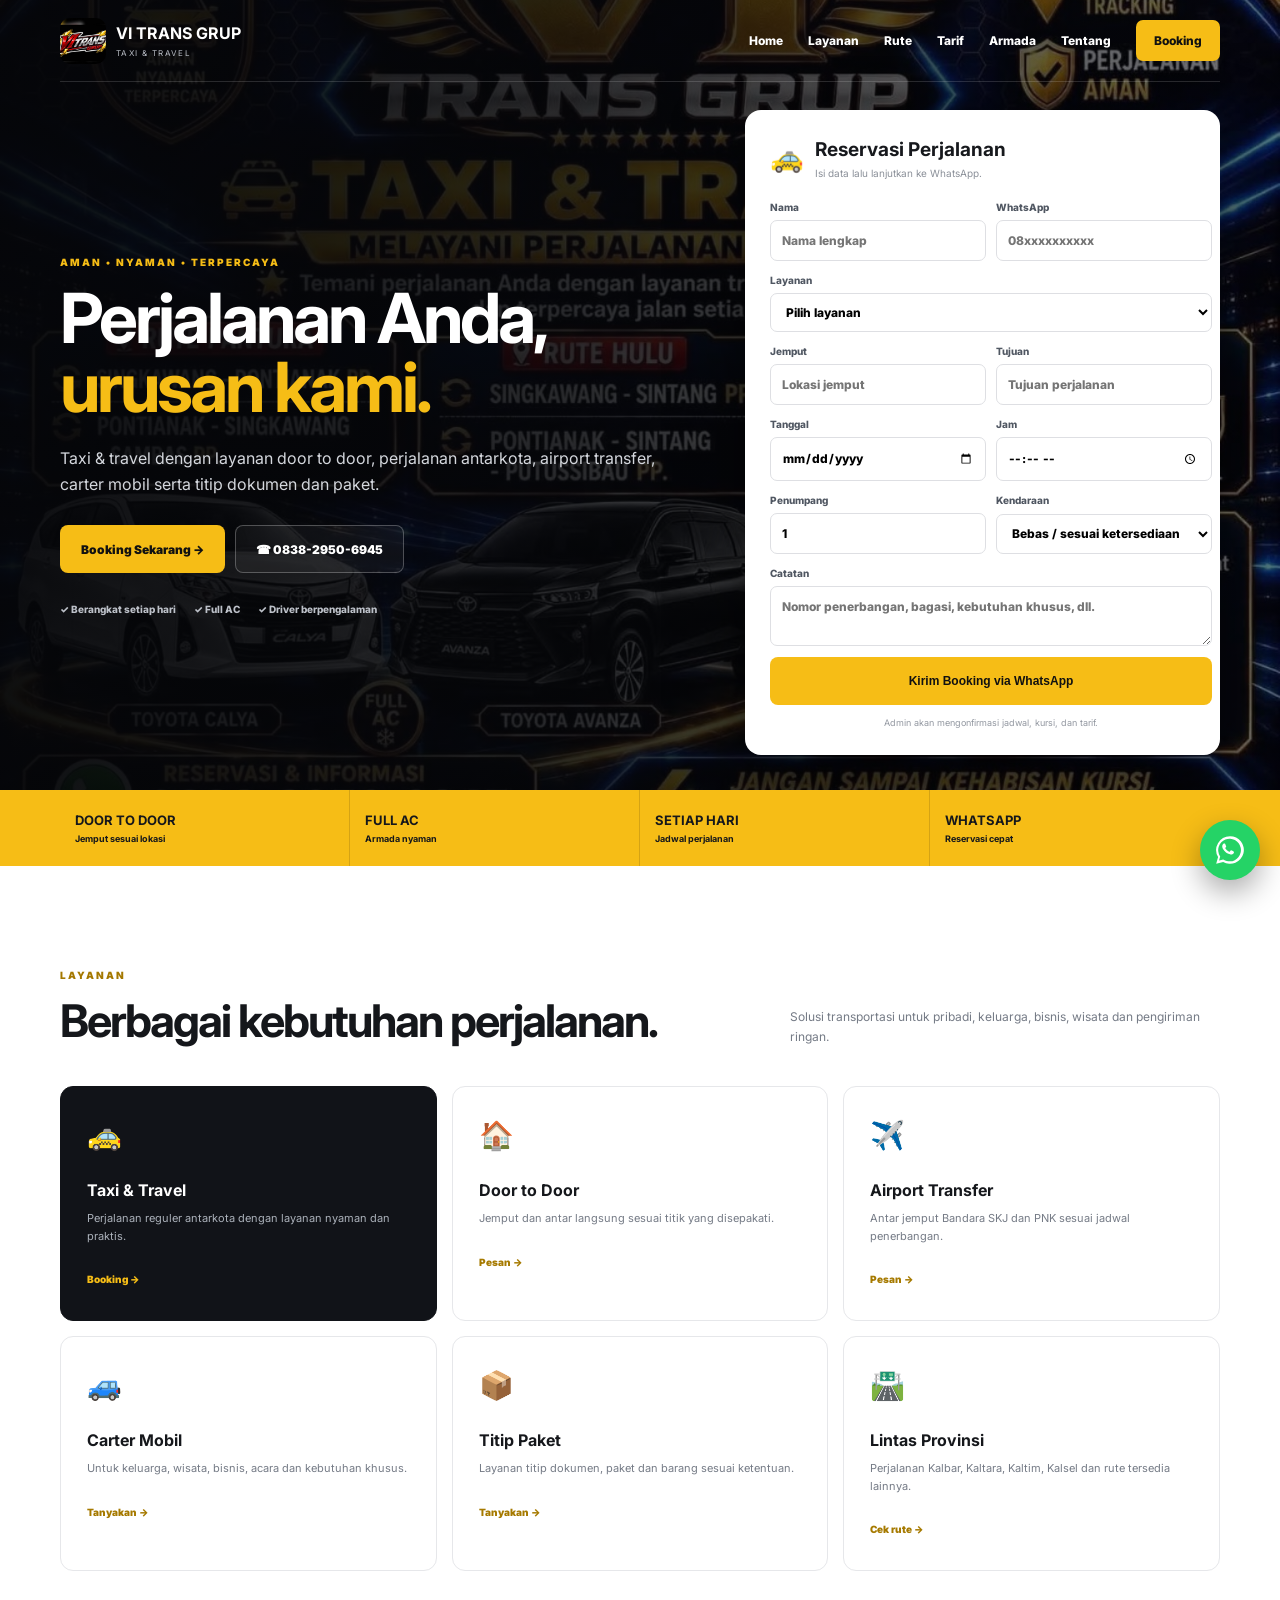
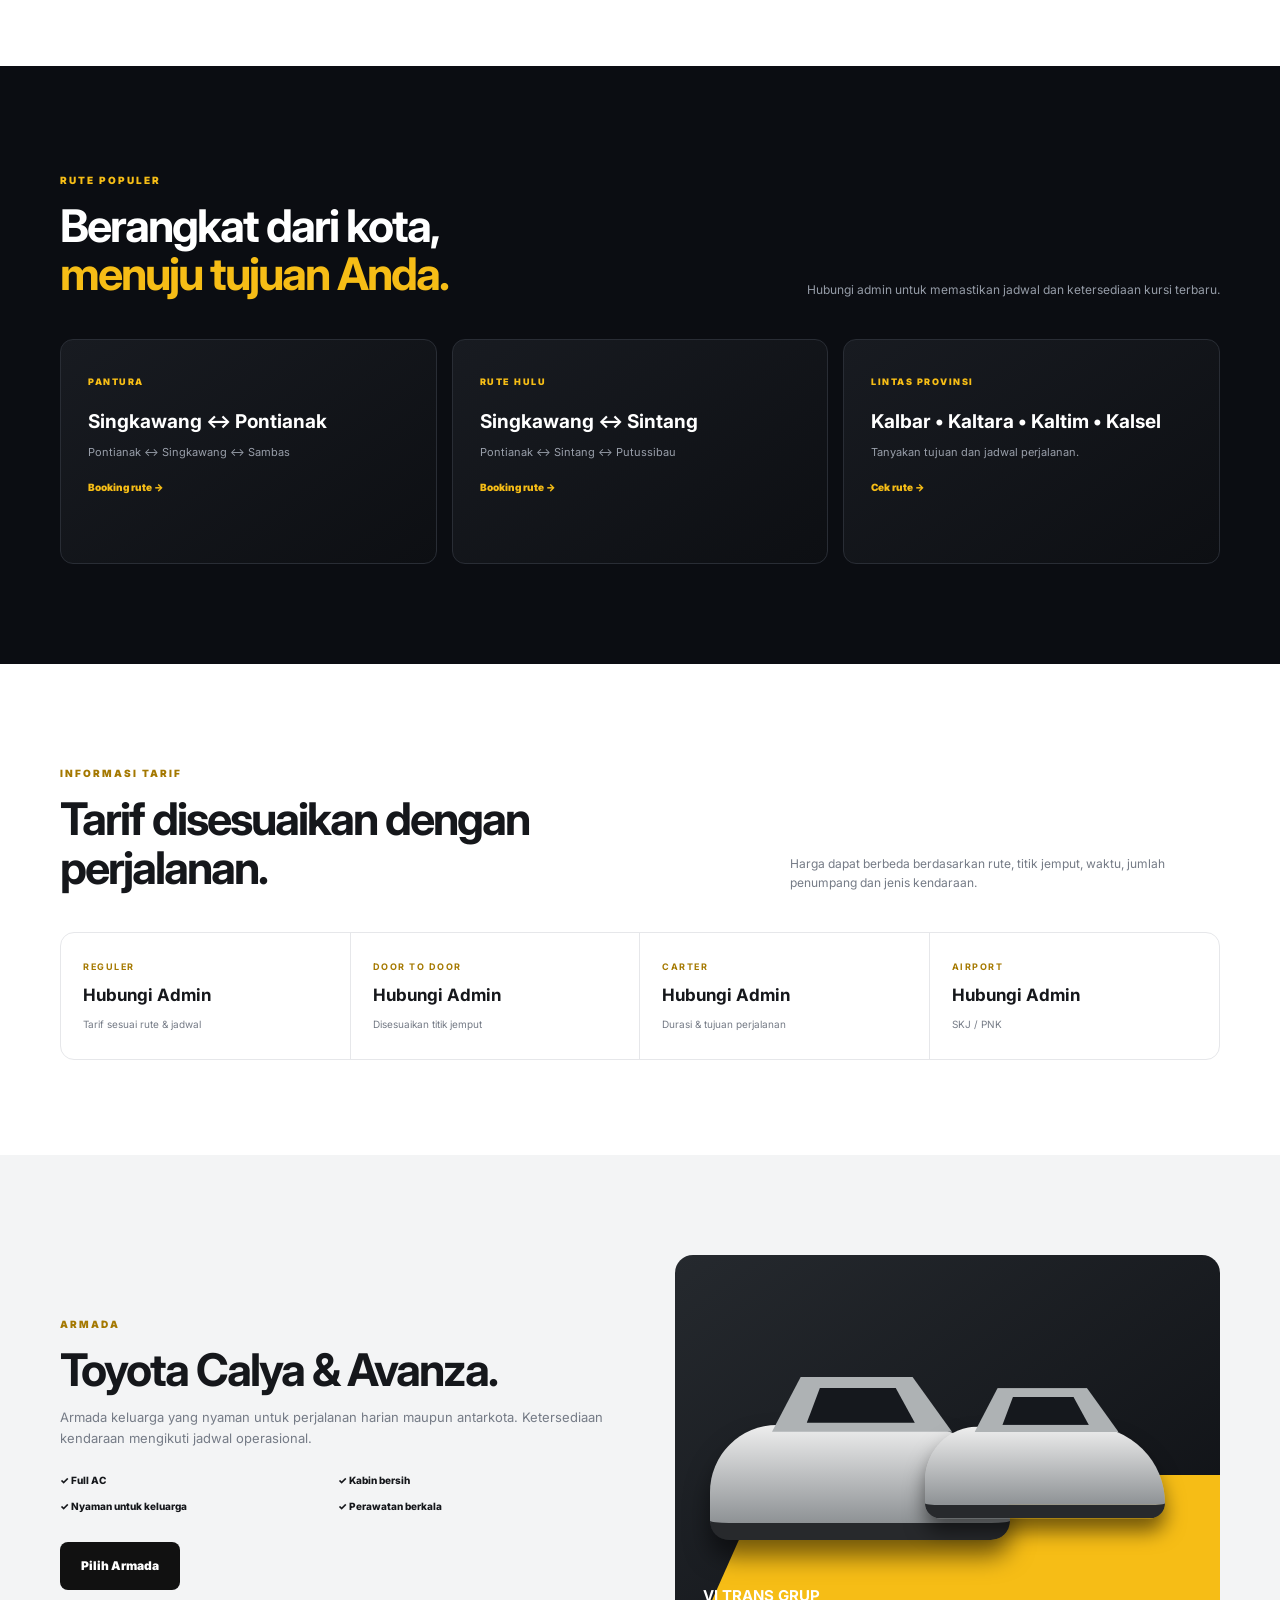
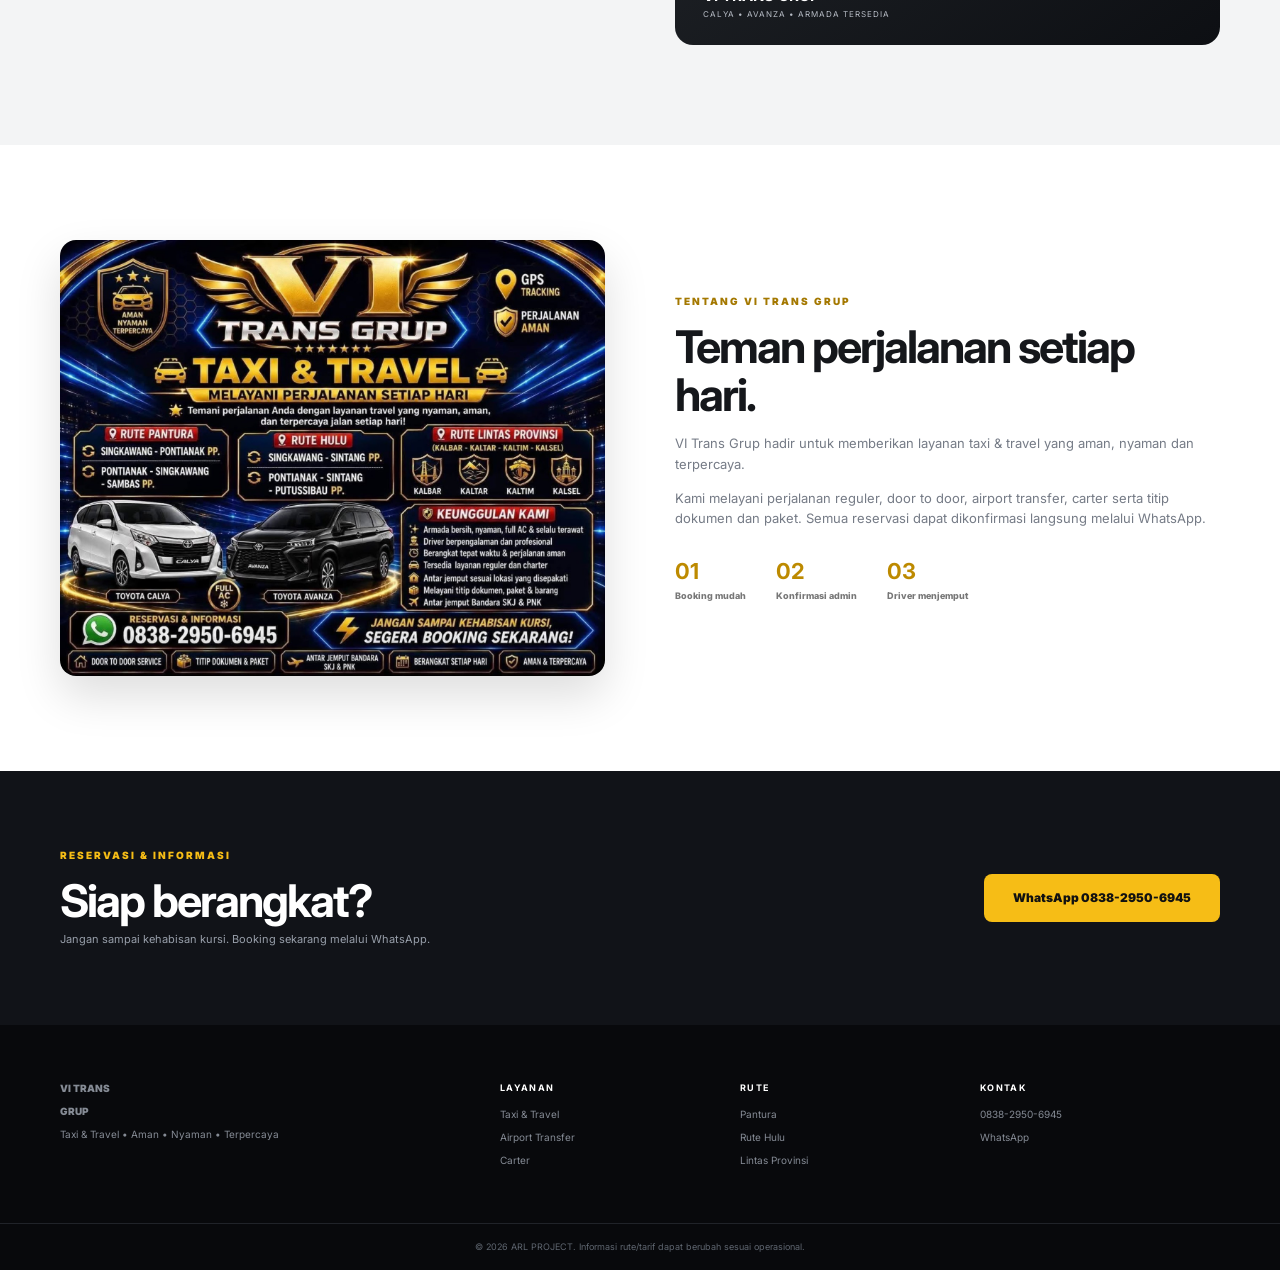
<file: index.html>
<!doctype html>
<html lang="id">
<head>
<meta charset="utf-8"><meta name="viewport" content="width=device-width,initial-scale=1">

<link rel="preconnect" href="https://fonts.googleapis.com"><link rel="preconnect" href="https://fonts.gstatic.com" crossorigin>
<link href="https://fonts.googleapis.com/css2?family=Inter:wght@400;500;600;700;800;900&display=swap" rel="stylesheet">
<link rel="stylesheet" href="style.css">
<title>VI Trans Grup - Taxi & Travel Singkawang, Pontianak & Kalimantan</title>
<meta name="description" content="VI Trans Grup Taxi & Travel melayani perjalanan Singkawang, Pontianak, Sambas, Sintang dan rute tersedia lainnya. Door to door, airport transfer SKJ/PNK, carter mobil, serta titip dokumen dan paket. Booking via WhatsApp.">
<meta name="keywords" content="VI Trans Grup, VI Trans Grup Taxi Travel, taxi Singkawang, travel Singkawang Pontianak, travel Pontianak Singkawang, travel Kalimantan Barat, door to door Singkawang, airport transfer SKJ, airport transfer PNK, carter mobil Singkawang">
<meta name="author" content="VI Trans Grup">
<meta name="robots" content="index, follow, max-image-preview:large">
<meta name="theme-color" content="#090a0e">
<link rel="canonical" href="https://vitransgrup.github.io/vi-trans-grup/">

<!-- Open Graph -->
<meta property="og:type" content="website">
<meta property="og:locale" content="id_ID">
<meta property="og:site_name" content="VI Trans Grup">
<meta property="og:title" content="VI Trans Grup - Taxi & Travel Singkawang, Pontianak & Kalimantan">
<meta property="og:description" content="Taxi & travel, door to door, airport transfer SKJ/PNK, carter mobil dan titip paket. Booking VI Trans Grup melalui WhatsApp.">
<meta property="og:url" content="https://vitransgrup.github.io/vi-trans-grup/">
<meta property="og:image" content="https://vitransgrup.github.io/vi-trans-grup/assets/logo.jpg">
<meta property="og:image:alt" content="Logo VI Trans Grup Taxi & Travel">

<!-- Twitter/X -->
<meta name="twitter:card" content="summary_large_image">
<meta name="twitter:title" content="VI Trans Grup - Taxi & Travel">
<meta name="twitter:description" content="Layanan taxi & travel, door to door, airport transfer, carter mobil dan titip paket.">
<meta name="twitter:image" content="https://vitransgrup.github.io/vi-trans-grup/assets/logo.jpg">

<!-- Structured data: website + business -->
<script type="application/ld+json">
{
  "@context": "https://schema.org",
  "@graph": [
    {
      "@type": "WebSite",
      "@id": "https://vitransgrup.github.io/vi-trans-grup/#website",
      "url": "https://vitransgrup.github.io/vi-trans-grup/",
      "name": "VI Trans Grup",
      "alternateName": "VI Trans Grup Taxi & Travel",
      "inLanguage": "id-ID"
    },
    {
      "@type": "TravelAgency",
      "@id": "https://vitransgrup.github.io/vi-trans-grup/#business",
      "name": "VI Trans Grup",
      "url": "https://vitransgrup.github.io/vi-trans-grup/",
      "telephone": "+6283829506945",
      "description": "Layanan taxi & travel, door to door, airport transfer, carter mobil serta titip dokumen dan paket.",
      "image": "https://vitransgrup.github.io/vi-trans-grup/assets/logo.jpg",
      "areaServed": [
        {"@type": "City", "name": "Singkawang"},
        {"@type": "City", "name": "Pontianak"},
        {"@type": "City", "name": "Sambas"},
        {"@type": "City", "name": "Sintang"},
        {"@type": "City", "name": "Putussibau"}
      ],
      "sameAs": []
    }
  ]
}
</script>

</head>
<body>
<header class="header"><div class="container nav">
<a class="brand" href="#home"><img src="assets/logo.jpg" alt="Logo VI Trans Grup Taxi & Travel"><span><b>VI TRANS GRUP</b><small>TAXI & TRAVEL</small></span></a>
<button id="menu" class="menu">☰</button>
<nav id="nav"><a href="#home">Home</a><a href="#layanan">Layanan</a><a href="#rute">Rute</a><a href="#tarif">Tarif</a><a href="#armada">Armada</a><a href="#tentang">Tentang</a><a href="#kontak" class="nav-cta">Booking</a></nav>
</div></header>

<section class="hero" id="home"><div class="hero-image"></div><div class="container hero-grid">
<div class="hero-copy"><span class="eyebrow">AMAN • NYAMAN • TERPERCAYA</span><h1>Perjalanan Anda,<br><strong>urusan kami.</strong></h1>
<p>Taxi & travel dengan layanan door to door, perjalanan antarkota, airport transfer, carter mobil serta titip dokumen dan paket.</p>
<div class="actions"><a class="btn gold" href="#booking">Booking Sekarang →</a><a class="btn outline" href="tel:+6283829506945">☎ 0838-2950-6945</a></div>
<div class="trust"><span>✓ Berangkat setiap hari</span><span>✓ Full AC</span><span>✓ Driver berpengalaman</span></div></div>

<div class="booking" id="booking"><div class="booking-title"><span>🚕</span><div><h2>Reservasi Perjalanan</h2><p>Isi data lalu lanjutkan ke WhatsApp.</p></div></div>
<form id="bookForm">
<div class="grid2"><label>Nama<input id="name" required placeholder="Nama lengkap"></label><label>WhatsApp<input id="phone" required placeholder="08xxxxxxxxxx"></label></div>
<label>Layanan<select id="service" required><option value="">Pilih layanan</option><option>Taxi / Travel Reguler</option><option>Door to Door</option><option>Airport Transfer SKJ</option><option>Airport Transfer PNK</option><option>Carter Mobil</option><option>Titip Dokumen / Paket</option></select></label>
<div class="grid2"><label>Jemput<input id="pickup" required placeholder="Lokasi jemput"></label><label>Tujuan<input id="destination" required placeholder="Tujuan perjalanan"></label></div>
<div class="grid2"><label>Tanggal<input id="date" type="date" required></label><label>Jam<input id="time" type="time" required></label></div>
<div class="grid2"><label>Penumpang<input id="passengers" type="number" min="1" value="1" required></label><label>Kendaraan<select id="vehicle"><option>Bebas / sesuai ketersediaan</option><option>Toyota Calya</option><option>Toyota Avanza</option></select></label></div>
<label>Catatan<textarea id="note" rows="2" placeholder="Nomor penerbangan, bagasi, kebutuhan khusus, dll."></textarea></label>
<button class="btn gold full">Kirim Booking via WhatsApp</button><small>Admin akan mengonfirmasi jadwal, kursi, dan tarif.</small>
</form></div></div></section>

<section class="quick"><div class="container quickgrid"><div><b>DOOR TO DOOR</b><span>Jemput sesuai lokasi</span></div><div><b>FULL AC</b><span>Armada nyaman</span></div><div><b>SETIAP HARI</b><span>Jadwal perjalanan</span></div><div><b>WHATSAPP</b><span>Reservasi cepat</span></div></div></section>

<section class="section" id="layanan"><div class="container"><div class="head"><div><span class="eyebrow dark">LAYANAN</span><h2>Berbagai kebutuhan perjalanan.</h2></div><p>Solusi transportasi untuk pribadi, keluarga, bisnis, wisata dan pengiriman ringan.</p></div>
<div class="cards">
<article class="featured"><i>🚕</i><h3>Taxi & Travel</h3><p>Perjalanan reguler antarkota dengan layanan nyaman dan praktis.</p><a href="#booking">Booking →</a></article>
<article><i>🏠</i><h3>Door to Door</h3><p>Jemput dan antar langsung sesuai titik yang disepakati.</p><a href="#booking">Pesan →</a></article>
<article><i>✈️</i><h3>Airport Transfer</h3><p>Antar jemput Bandara SKJ dan PNK sesuai jadwal penerbangan.</p><a href="#booking">Pesan →</a></article>
<article><i>🚙</i><h3>Carter Mobil</h3><p>Untuk keluarga, wisata, bisnis, acara dan kebutuhan khusus.</p><a href="#booking">Tanyakan →</a></article>
<article><i>📦</i><h3>Titip Paket</h3><p>Layanan titip dokumen, paket dan barang sesuai ketentuan.</p><a href="#booking">Tanyakan →</a></article>
<article><i>🛣️</i><h3>Lintas Provinsi</h3><p>Perjalanan Kalbar, Kaltara, Kaltim, Kalsel dan rute tersedia lainnya.</p><a href="#booking">Cek rute →</a></article>
</div></div></section>

<section class="dark-section" id="rute"><div class="container"><div class="head dark-head"><div><span class="eyebrow">RUTE POPULER</span><h2>Berangkat dari kota,<br><strong>menuju tujuan Anda.</strong></h2></div><p>Hubungi admin untuk memastikan jadwal dan ketersediaan kursi terbaru.</p></div>
<div class="route-grid">
<div><span>PANTURA</span><h3>Singkawang ↔ Pontianak</h3><p>Pontianak ↔ Singkawang ↔ Sambas</p><a href="#booking">Booking rute →</a></div>
<div><span>RUTE HULU</span><h3>Singkawang ↔ Sintang</h3><p>Pontianak ↔ Sintang ↔ Putussibau</p><a href="#booking">Booking rute →</a></div>
<div><span>LINTAS PROVINSI</span><h3>Kalbar • Kaltara • Kaltim • Kalsel</h3><p>Tanyakan tujuan dan jadwal perjalanan.</p><a href="#booking">Cek rute →</a></div>
</div></div></section>

<section class="section" id="tarif"><div class="container"><div class="head"><div><span class="eyebrow dark">INFORMASI TARIF</span><h2>Tarif disesuaikan dengan perjalanan.</h2></div><p>Harga dapat berbeda berdasarkan rute, titik jemput, waktu, jumlah penumpang dan jenis kendaraan.</p></div>
<div class="tariff"><div><b>REGULER</b><strong>Hubungi Admin</strong><span>Tarif sesuai rute & jadwal</span></div><div><b>DOOR TO DOOR</b><strong>Hubungi Admin</strong><span>Disesuaikan titik jemput</span></div><div><b>CARTER</b><strong>Hubungi Admin</strong><span>Durasi & tujuan perjalanan</span></div><div><b>AIRPORT</b><strong>Hubungi Admin</strong><span>SKJ / PNK</span></div></div></div></section>

<section class="fleet" id="armada"><div class="container fleet-grid"><div><span class="eyebrow dark">ARMADA</span><h2>Toyota Calya & Avanza.</h2><p>Armada keluarga yang nyaman untuk perjalanan harian maupun antarkota. Ketersediaan kendaraan mengikuti jadwal operasional.</p><div class="checks"><span>✓ Full AC</span><span>✓ Kabin bersih</span><span>✓ Nyaman untuk keluarga</span><span>✓ Perawatan berkala</span></div><a class="btn black" href="#booking">Pilih Armada</a></div><div class="fleet-card"><div class="car car1"></div><div class="car car2"></div><div class="fleet-caption"><b>VI TRANS GRUP</b><span>CALYA • AVANZA • ARMADA TERSEDIA</span></div></div></div></section>

<section class="section about" id="tentang"><div class="container about-grid"><img src="assets/promo.png" alt="Promosi layanan taxi dan travel VI Trans Grup"><div><span class="eyebrow dark">TENTANG VI TRANS GRUP</span><h2>Teman perjalanan setiap hari.</h2><p>VI Trans Grup hadir untuk memberikan layanan taxi & travel yang aman, nyaman dan terpercaya.</p><p>Kami melayani perjalanan reguler, door to door, airport transfer, carter serta titip dokumen dan paket. Semua reservasi dapat dikonfirmasi langsung melalui WhatsApp.</p><div class="numbers"><div><b>01</b><span>Booking mudah</span></div><div><b>02</b><span>Konfirmasi admin</span></div><div><b>03</b><span>Driver menjemput</span></div></div></div></div></section>

<section class="cta" id="kontak"><div class="container cta-inner"><div><span class="eyebrow">RESERVASI & INFORMASI</span><h2>Siap berangkat?</h2><p>Jangan sampai kehabisan kursi. Booking sekarang melalui WhatsApp.</p></div><a class="btn gold big" id="waContact" href="#">WhatsApp 0838-2950-6945</a></div></section>
</main>

<footer><div class="container foot"><div><a class="foot-brand" href="#home">VI TRANS <span>GRUP</span></a><p>Taxi & Travel • Aman • Nyaman • Terpercaya</p></div><div><b>LAYANAN</b><a href="#layanan">Taxi & Travel</a><a href="#layanan">Airport Transfer</a><a href="#layanan">Carter</a></div><div><b>RUTE</b><a href="#rute">Pantura</a><a href="#rute">Rute Hulu</a><a href="#rute">Lintas Provinsi</a></div><div><b>KONTAK</b><span>0838-2950-6945</span><span>WhatsApp</span></div></div><div class="copy">© <span id="year"></span> ARL PROJECT. Informasi rute/tarif dapat berubah sesuai operasional.</div></footer>
<a class="float" id="float" href="#" aria-label="WhatsApp" title="Chat WhatsApp">
  <svg viewBox="0 0 32 32" aria-hidden="true">
    <path d="M19.11 17.21c-.27-.14-1.6-.79-1.85-.88-.25-.09-.43-.14-.61.14-.18.27-.7.88-.86 1.06-.16.18-.32.2-.59.07-.27-.14-1.13-.42-2.15-1.33-.79-.7-1.33-1.56-1.49-1.83-.16-.27-.02-.42.12-.56.12-.12.27-.32.41-.48.14-.16.18-.27.27-.45.09-.18.05-.34-.02-.48-.07-.14-.61-1.47-.84-2.01-.22-.53-.45-.46-.61-.47h-.52c-.18 0-.48.07-.73.34-.25.27-.95.93-.95 2.27s.98 2.64 1.11 2.82c.14.18 1.92 2.93 4.65 4.11.65.28 1.16.45 1.56.57.66.21 1.26.18 1.73.11.53-.08 1.6-.66 1.82-1.29.23-.63.23-1.17.16-1.29-.07-.11-.25-.18-.52-.32z"/>
    <path d="M16 3a13 13 0 0 0-11.2 19.6L3 29l6.58-1.72A13 13 0 1 0 16 3zm0 23.7c-2.1 0-4.16-.56-5.96-1.62l-.43-.25-3.9 1.02 1.04-3.8-.28-.45A10.7 10.7 0 1 1 16 26.7z"/>
  </svg>
</a>
<script src="script.js"></script>
</body></html>
</file>
<file: style.css>
:root{--gold:#f6bd16;--gold2:#ffe07a;--black:#08090d;--dark:#101217;--muted:#757b86;--line:#e6e7ea}*{box-sizing:border-box}html{scroll-behavior:smooth}body{margin:0;font-family:Inter,Arial,sans-serif;color:#15171b;line-height:1.6}a{text-decoration:none;color:inherit}.container{width:min(1160px,92%);margin:auto}.header{position:absolute;z-index:20;top:0;left:0;width:100%;color:#fff}.nav{height:82px;display:flex;align-items:center;justify-content:space-between;border-bottom:1px solid #ffffff25}.brand{display:flex;gap:10px;align-items:center}.brand img{width:46px;height:46px;border-radius:10px;object-fit:cover}.brand b{display:block;font-size:16px}.brand small{display:block;font-size:8px;color:#b7bbc3;letter-spacing:1.4px}nav{display:flex;gap:25px;align-items:center;font-size:12px;font-weight:800}nav a:hover{color:var(--gold)}.nav-cta{background:var(--gold);color:#111;padding:11px 18px;border-radius:7px}.menu{display:none;background:none;color:#fff;border:0;font-size:27px}.hero{min-height:790px;background:#08090d;color:#fff;position:relative;overflow:hidden}.hero-image{position:absolute;inset:0;background:linear-gradient(90deg,#050609f5 0%,#050609d8 45%,#05060985 100%),url("assets/promo.png") center right/cover no-repeat}.hero-grid{position:relative;z-index:2;min-height:790px;padding-top:75px;display:grid;grid-template-columns:1.1fr .9fr;gap:65px;align-items:center}.eyebrow{font-size:10px;font-weight:900;letter-spacing:2px;color:var(--gold);display:inline-block;margin-bottom:14px}.eyebrow.dark{color:#a47800}.hero h1{font-size:clamp(42px,5.4vw,72px);line-height:1;letter-spacing:-3px;margin:0 0 24px}.hero h1 strong{color:var(--gold)}.hero-copy>p{max-width:620px;color:#d4d7dd;font-size:16px}.actions{display:flex;gap:10px;flex-wrap:wrap;margin:28px 0}.btn{min-height:48px;padding:0 20px;border:1px solid transparent;border-radius:8px;display:inline-flex;align-items:center;justify-content:center;font-size:12px;font-weight:900}.gold{background:var(--gold);color:#111}.outline{border-color:#ffffff42;color:#fff;background:#ffffff0b}.black{background:#111;color:#fff}.big{padding:0 28px}.trust{display:flex;gap:18px;flex-wrap:wrap;color:#bdc1c9;font-size:10px;font-weight:800}.booking{background:#fff;color:#17191d;border-radius:16px;padding:25px;box-shadow:0 30px 70px #0008;max-width:475px;width:100%;justify-self:end}.booking-title{display:flex;gap:11px;align-items:center;margin-bottom:18px}.booking-title>span{font-size:27px}.booking h2{font-size:19px;margin:0}.booking-title p{font-size:10px;color:#8b9099;margin:0}.booking form{display:grid;gap:11px}.booking label{display:grid;gap:5px;font-size:10px;font-weight:800;color:#505762}.booking input,.booking select,.booking textarea{font:inherit;font-size:12px;padding:10px 11px;border:1px solid #dedfe3;border-radius:7px;outline:none;background:#fff}.booking input:focus,.booking select:focus,.booking textarea:focus{border-color:#d6a600;box-shadow:0 0 0 3px #f6bd1625}.grid2{display:grid;grid-template-columns:1fr 1fr;gap:10px}.full{width:100%}.booking small{font-size:9px;color:#9297a0;text-align:center}.quick{background:var(--gold)}.quickgrid{display:grid;grid-template-columns:repeat(4,1fr)}.quickgrid div{padding:20px 15px;border-right:1px solid #0002;display:grid;gap:1px}.quickgrid div:last-child{border:0}.quick b{font-size:13px}.quick span{font-size:9px;font-weight:700}.section{padding:95px 0}.head{display:flex;justify-content:space-between;gap:50px;align-items:end;margin-bottom:40px}.head h2,.fleet h2,.about h2,.cta h2{font-size:clamp(30px,4vw,45px);line-height:1.08;letter-spacing:-2px;margin:0}.head>p{max-width:430px;color:var(--muted);font-size:12px;margin:0}.cards{display:grid;grid-template-columns:repeat(3,1fr);gap:15px}.cards article{padding:26px;border:1px solid var(--line);border-radius:13px;min-height:235px;transition:.2s}.cards article:hover{transform:translateY(-4px);box-shadow:0 16px 35px #0000000d}.cards .featured{background:#111318;color:#fff;border-color:#111318}.cards i{font-style:normal;font-size:28px}.cards h3{font-size:16px;margin:20px 0 7px}.cards p{font-size:11px;color:var(--muted);margin:0 0 20px}.featured p{color:#abb1ba}.cards a{font-size:10px;font-weight:900;color:#a67a00}.featured a{color:var(--gold)}.dark-section{padding:100px 0;background:#0b0d12;color:#fff;position:relative}.dark-head>p{color:#959ca7}.dark-head h2 strong{color:var(--gold)}.route-grid{display:grid;grid-template-columns:repeat(3,1fr);gap:15px}.route-grid>div{padding:27px;border:1px solid #292d35;border-radius:13px;background:linear-gradient(145deg,#181b21,#0d0f13);min-height:225px}.route-grid span{font-size:9px;letter-spacing:1.5px;font-weight:900;color:var(--gold)}.route-grid h3{font-size:19px;line-height:1.2;margin:18px 0 8px}.route-grid p{font-size:11px;color:#999faa}.route-grid a{font-size:10px;font-weight:900;color:var(--gold)}.tariff{display:grid;grid-template-columns:repeat(4,1fr);border:1px solid var(--line);border-radius:14px;overflow:hidden}.tariff div{padding:27px 22px;border-right:1px solid var(--line);display:grid;gap:7px}.tariff div:last-child{border:0}.tariff b{font-size:9px;letter-spacing:1.5px;color:#a57900}.tariff strong{font-size:17px}.tariff span{font-size:10px;color:var(--muted)}.fleet{padding:100px 0;background:#f3f4f5}.fleet-grid{display:grid;grid-template-columns:1fr 1fr;gap:70px;align-items:center}.fleet p{color:var(--muted);font-size:13px}.checks{display:grid;grid-template-columns:1fr 1fr;gap:10px;margin:23px 0 28px}.checks span{font-size:10px;font-weight:800}.fleet-card{height:390px;background:linear-gradient(145deg,#25292e,#0d0f13);border-radius:18px;position:relative;overflow:hidden}.fleet-card:after{content:"";position:absolute;right:-100px;bottom:45px;width:580px;height:125px;background:var(--gold);transform:skewX(-24deg)}.car{position:absolute;z-index:2;background:linear-gradient(#eee,#8e9295);border-radius:70px 100px 20px 20px;width:300px;height:115px;bottom:105px;border-bottom:17px solid #27292c;box-shadow:0 16px 25px #0008}.car:before{content:"";position:absolute;left:62px;top:-48px;width:180px;height:55px;background:#aeb2b4;clip-path:polygon(16% 0,78% 0,100% 100%,0 100%)}.car:after{content:"";position:absolute;left:92px;top:-37px;width:120px;height:35px;background:#15181d;clip-path:polygon(15% 0,78% 0,94% 100%,4% 100%)}.car1{left:35px}.car2{right:25px;transform:scale(.8);bottom:115px}.fleet-caption{position:absolute;z-index:4;left:28px;bottom:24px;color:#fff;display:grid}.fleet-caption b{font-size:15px}.fleet-caption span{font-size:8px;color:#b7bcc5;letter-spacing:1px}.about-grid{display:grid;grid-template-columns:1fr 1fr;gap:70px;align-items:center}.about-grid>img{width:100%;border-radius:16px;box-shadow:0 20px 45px #0002}.about p{font-size:13px;color:var(--muted)}.numbers{display:flex;gap:30px;margin:25px 0}.numbers div{display:grid}.numbers b{font-size:22px;color:#bd8a00}.numbers span{font-size:9px;font-weight:800;color:#777}.cta{background:#111318;color:#fff;padding:70px 0}.cta-inner{display:flex;justify-content:space-between;align-items:center;gap:30px}.cta h2{margin:0}.cta p{font-size:11px;color:#989faa;margin:6px 0}.foot{padding:48px 0;display:grid;grid-template-columns:2fr 1fr 1fr 1.2fr;gap:40px}.foot-brand{font-size:20px;font-weight:900}.foot-brand span{color:var(--gold)}footer{background:#08090c;color:#fff}.foot p,.foot a,.foot span{display:block;font-size:10px;color:#858b95;margin:7px 0}.foot b{font-size:9px;letter-spacing:1.3px}.copy{border-top:1px solid #202329;padding:16px;text-align:center;color:#5f6670;font-size:9px}.float{
  position:fixed;
  z-index:50;
  right:20px;
  bottom:20px;
  width:60px;
  height:60px;
  border-radius:50%;
  display:grid;
  place-items:center;
  background:#25D366;
  color:#fff;
  box-shadow:0 12px 30px #0005;
  transition:.2s;
}

.float svg{
  width:34px;
  height:34px;
  fill:#fff;
}

.float:hover{
  transform:scale(1.08);
}

@media(max-width:580px){
  .float{
    right:16px;
    bottom:16px;
    width:58px;
    height:58px;
  }

  .float svg{
    width:32px;
    height:32px;
  }
}
@media(max-width:900px){.menu{display:block}nav{display:none;position:absolute;top:70px;left:4%;width:92%;background:#111318;border-radius:10px;padding:10px;flex-direction:column;align-items:stretch;gap:0}nav.open{display:flex}nav a{padding:11px}.nav-cta{text-align:center}.hero-grid{grid-template-columns:1fr;min-height:auto;padding:120px 0 70px}.hero{min-height:auto}.booking{justify-self:start}.cards{grid-template-columns:1fr 1fr}.route-grid{grid-template-columns:1fr}.tariff{grid-template-columns:1fr 1fr}.tariff div:nth-child(2){border-right:0}.fleet-grid,.about-grid{grid-template-columns:1fr}.fleet-card{max-width:650px}.head{display:block}.head>p{margin-top:15px}.quickgrid{grid-template-columns:1fr 1fr}.quickgrid div:nth-child(2){border-right:0}.cta-inner{display:block}.cta .btn{margin-top:22px}.foot{grid-template-columns:1fr 1fr}}
@media(max-width:580px){.nav{height:70px}.hero h1{letter-spacing:-2px}.grid2{grid-template-columns:1fr}.section,.dark-section,.fleet{padding:72px 0}.cards{grid-template-columns:1fr}.quickgrid{grid-template-columns:1fr}.quickgrid div{border:0!important;border-bottom:1px solid #0002!important}.tariff{grid-template-columns:1fr}.tariff div{border:0!important;border-bottom:1px solid var(--line)!important}.checks{grid-template-columns:1fr}.car{transform:scale(.78);left:5px}.car2{right:-55px}.fleet-card{height:300px}.foot{grid-template-columns:1fr 1fr}.foot>div:first-child{grid-column:1/-1}}
</file>
